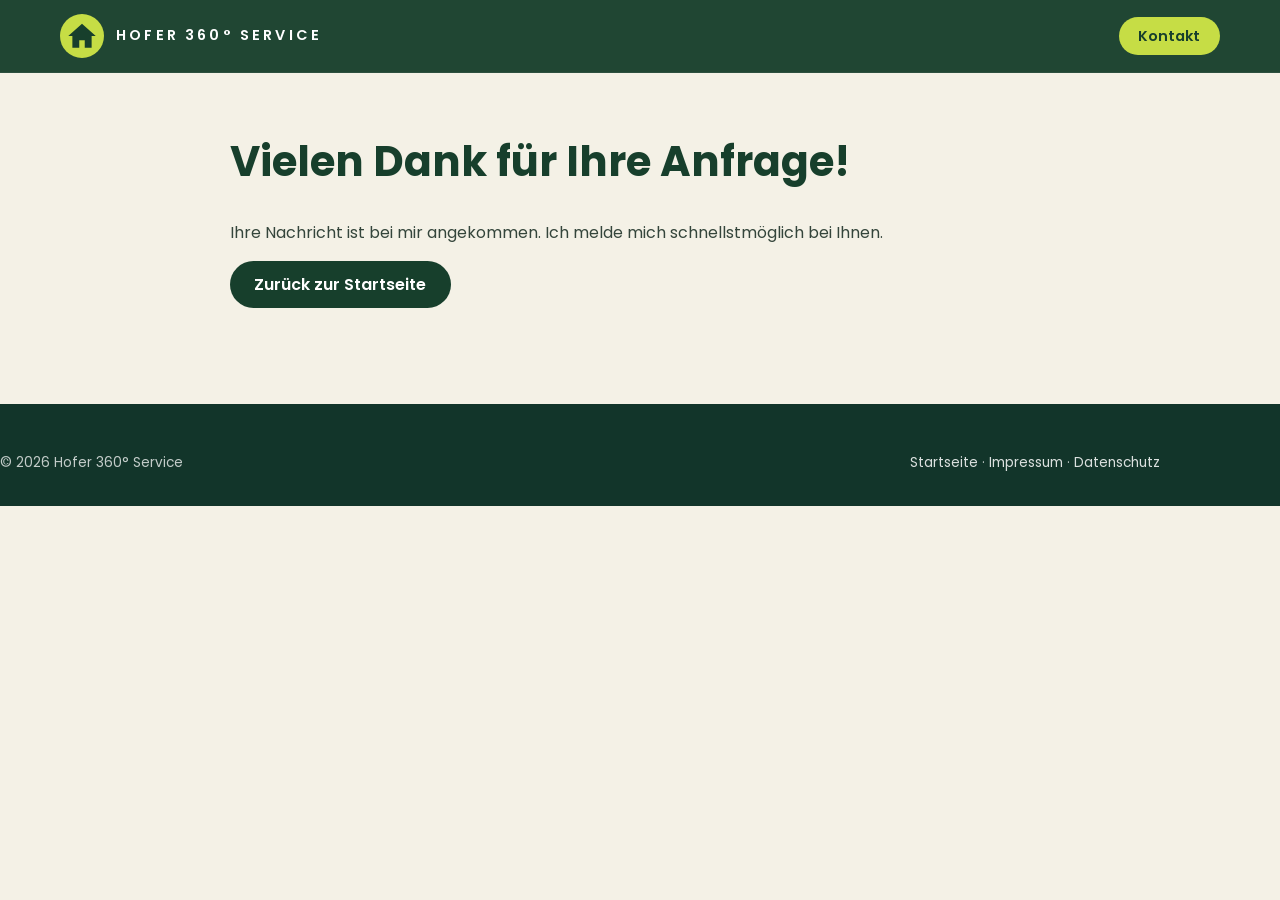
<file: danke.html>
<!DOCTYPE html>
<html lang="de">
<head>
  <meta charset="UTF-8">
  <meta name="viewport" content="width=device-width, initial-scale=1">
  <title>Vielen Dank – Hofer 360° Service</title>
  <meta name="robots" content="noindex, nofollow">
  <meta name="theme-color" content="#173f2c">
  <link rel="icon" href="assets/img/logo.svg" type="image/svg+xml">
  <link rel="stylesheet" href="assets/css/style.css">
</head>
<body>
  <header class="site-header">
    <nav class="container nav" aria-label="Hauptnavigation">
      <a class="brand" href="index.html"><img src="assets/img/logo.svg" alt="" width="44" height="44"><span>Hofer 360° Service</span></a>
      <a class="btn btn-lime" href="index.html#kontakt" style="padding:.6rem 1.1rem;font-size:.9rem">Kontakt</a>
    </nav>
  </header>
  <main class="legal">
    <div class="container">
      <h1>Vielen Dank für Ihre Anfrage!</h1>
      <p>Ihre Nachricht ist bei mir angekommen. Ich melde mich schnellstmöglich bei Ihnen.</p>
      <p><a class="btn btn-green" href="index.html">Zurück zur Startseite</a></p>
    </div>
  </main>
  <footer class="site-footer">
    <div class="container footer-bottom" style="margin:0;border:0;padding:0">
      <span>© 2026 Hofer 360° Service</span>
      <span><a href="index.html">Startseite</a> · <a href="impressum.html">Impressum</a> · <a href="datenschutz.html">Datenschutz</a></span>
    </div>
  </footer>
</body>
</html>
</file>
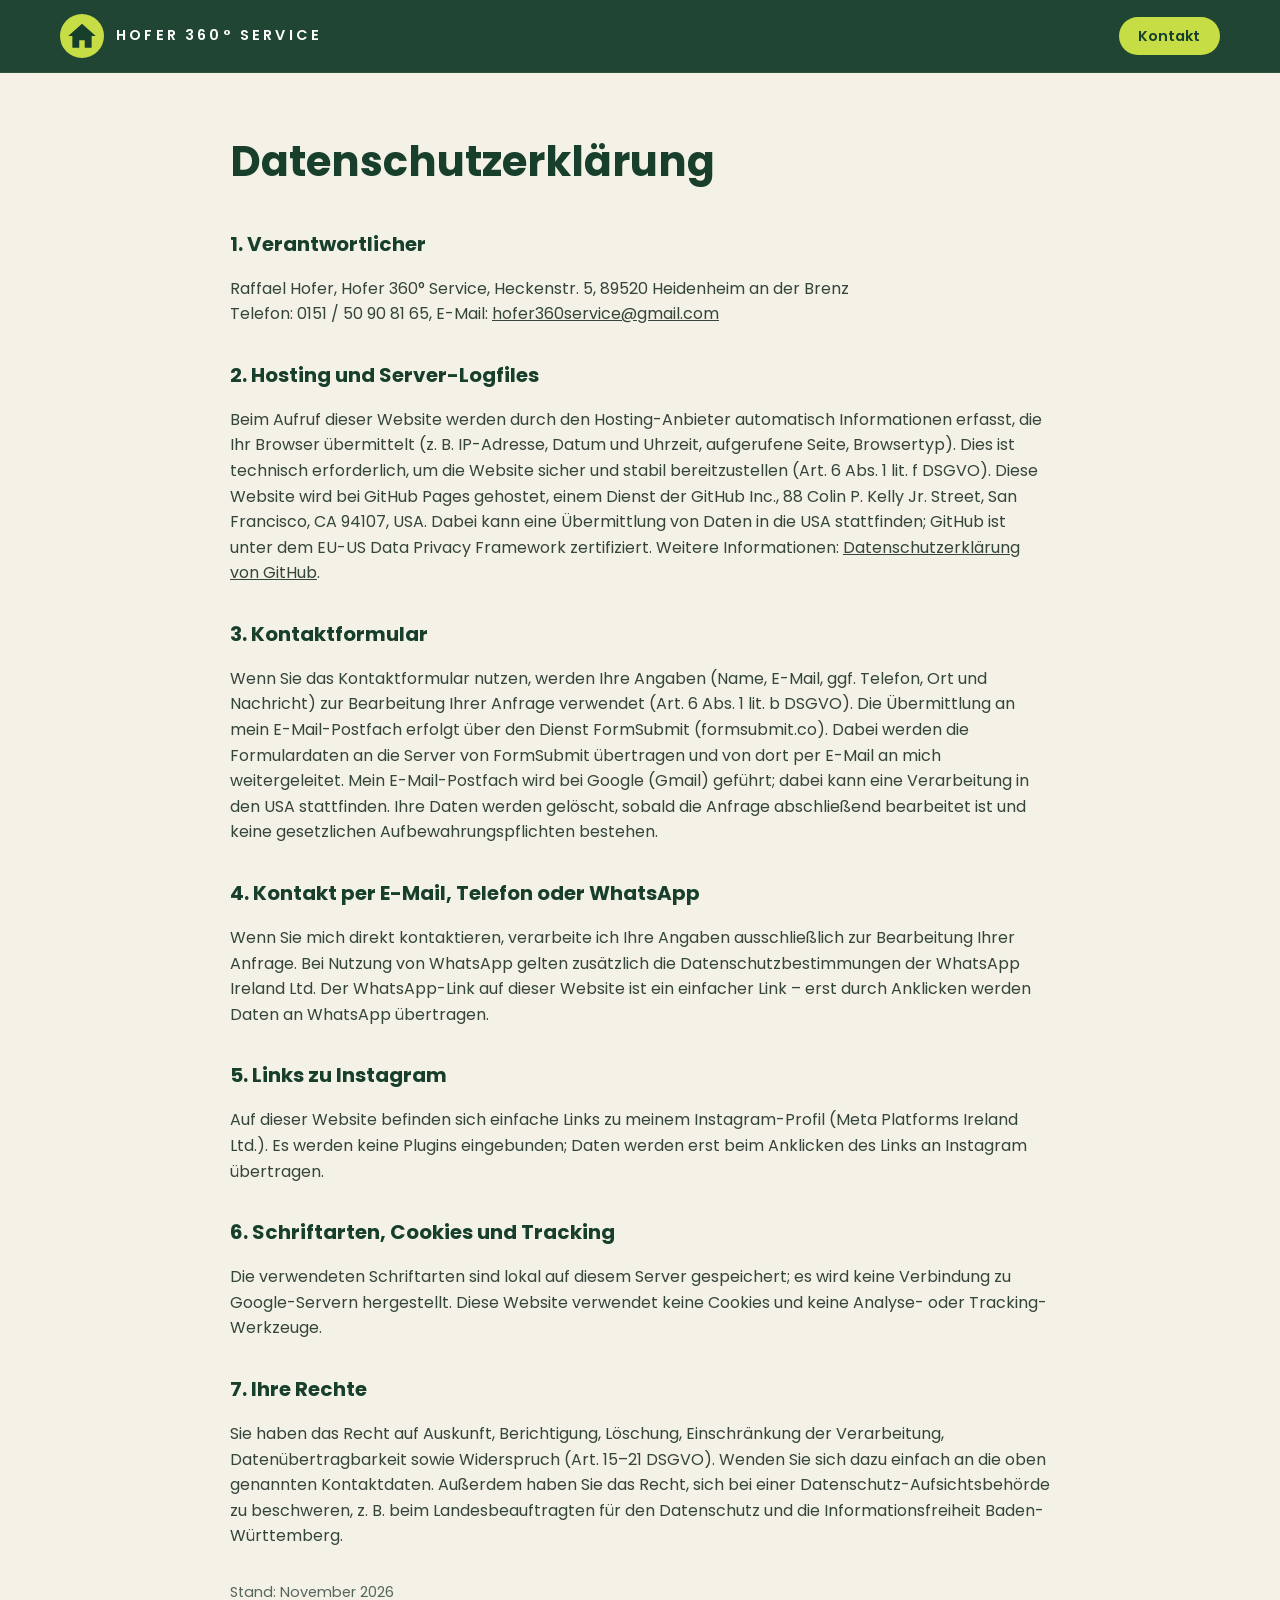
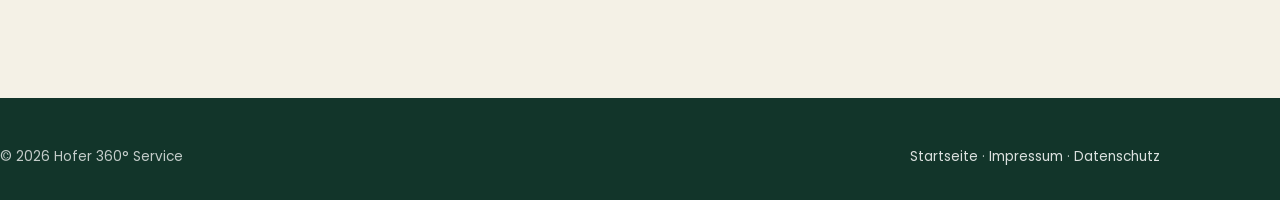
<file: datenschutz.html>
<!DOCTYPE html>
<html lang="de">
<head>
  <meta charset="UTF-8">
  <meta name="viewport" content="width=device-width, initial-scale=1">
  <title>Datenschutzerklärung – Hofer 360° Service</title>
  <meta name="robots" content="noindex, follow">
  <meta name="theme-color" content="#173f2c">
  <link rel="icon" href="assets/img/logo.svg" type="image/svg+xml">
  <link rel="stylesheet" href="assets/css/style.css">
</head>
<body>
  <header class="site-header">
    <nav class="container nav" aria-label="Hauptnavigation">
      <a class="brand" href="index.html"><img src="assets/img/logo.svg" alt="" width="44" height="44"><span>Hofer 360° Service</span></a>
      <a class="btn btn-lime" href="index.html#kontakt" style="padding:.6rem 1.1rem;font-size:.9rem">Kontakt</a>
    </nav>
  </header>
  <main class="legal">
    <div class="container">
      <h1>Datenschutzerklärung</h1>
      <h2>1. Verantwortlicher</h2>
      <p>Raffael Hofer, Hofer 360° Service, Heckenstr. 5, 89520 Heidenheim an der Brenz<br>Telefon: 0151 / 50 90 81 65, E-Mail: <a href="mailto:hofer360service@gmail.com">hofer360service@gmail.com</a></p>

      <h2>2. Hosting und Server-Logfiles</h2>
      <p>Beim Aufruf dieser Website werden durch den Hosting-Anbieter automatisch Informationen erfasst, die Ihr Browser übermittelt (z. B. IP-Adresse, Datum und Uhrzeit, aufgerufene Seite, Browsertyp). Dies ist technisch erforderlich, um die Website sicher und stabil bereitzustellen (Art. 6 Abs. 1 lit. f DSGVO). Diese Website wird bei GitHub Pages gehostet, einem Dienst der GitHub Inc., 88 Colin P. Kelly Jr. Street, San Francisco, CA 94107, USA. Dabei kann eine Übermittlung von Daten in die USA stattfinden; GitHub ist unter dem EU-US Data Privacy Framework zertifiziert. Weitere Informationen: <a href="https://docs.github.com/de/site-policy/privacy-policies/github-general-privacy-statement" target="_blank" rel="noopener">Datenschutzerklärung von GitHub</a>.</p>

      <h2>3. Kontaktformular</h2>
      <p>Wenn Sie das Kontaktformular nutzen, werden Ihre Angaben (Name, E-Mail, ggf. Telefon, Ort und Nachricht) zur Bearbeitung Ihrer Anfrage verwendet (Art. 6 Abs. 1 lit. b DSGVO). Die Übermittlung an mein E-Mail-Postfach erfolgt über den Dienst FormSubmit (formsubmit.co). Dabei werden die Formulardaten an die Server von FormSubmit übertragen und von dort per E-Mail an mich weitergeleitet. Mein E-Mail-Postfach wird bei Google (Gmail) geführt; dabei kann eine Verarbeitung in den USA stattfinden. Ihre Daten werden gelöscht, sobald die Anfrage abschließend bearbeitet ist und keine gesetzlichen Aufbewahrungspflichten bestehen.</p>

      <h2>4. Kontakt per E-Mail, Telefon oder WhatsApp</h2>
      <p>Wenn Sie mich direkt kontaktieren, verarbeite ich Ihre Angaben ausschließlich zur Bearbeitung Ihrer Anfrage. Bei Nutzung von WhatsApp gelten zusätzlich die Datenschutzbestimmungen der WhatsApp Ireland Ltd. Der WhatsApp-Link auf dieser Website ist ein einfacher Link – erst durch Anklicken werden Daten an WhatsApp übertragen.</p>

      <h2>5. Links zu Instagram</h2>
      <p>Auf dieser Website befinden sich einfache Links zu meinem Instagram-Profil (Meta Platforms Ireland Ltd.). Es werden keine Plugins eingebunden; Daten werden erst beim Anklicken des Links an Instagram übertragen.</p>

      <h2>6. Schriftarten, Cookies und Tracking</h2>
      <p>Die verwendeten Schriftarten sind lokal auf diesem Server gespeichert; es wird keine Verbindung zu Google-Servern hergestellt. Diese Website verwendet keine Cookies und keine Analyse- oder Tracking-Werkzeuge.</p>

      <h2>7. Ihre Rechte</h2>
      <p>Sie haben das Recht auf Auskunft, Berichtigung, Löschung, Einschränkung der Verarbeitung, Datenübertragbarkeit sowie Widerspruch (Art. 15–21 DSGVO). Wenden Sie sich dazu einfach an die oben genannten Kontaktdaten. Außerdem haben Sie das Recht, sich bei einer Datenschutz-Aufsichtsbehörde zu beschweren, z. B. beim Landesbeauftragten für den Datenschutz und die Informationsfreiheit Baden-Württemberg.</p>

      <p style="margin-top:2rem;font-size:.9rem;color:#55665c">Stand: November 2026</p>
    </div>
  </main>
  <footer class="site-footer">
    <div class="container footer-bottom" style="margin:0;border:0;padding:0">
      <span>© 2026 Hofer 360° Service</span>
      <span><a href="index.html">Startseite</a> · <a href="impressum.html">Impressum</a> · <a href="datenschutz.html">Datenschutz</a></span>
    </div>
  </footer>
</body>
</html>
</file>
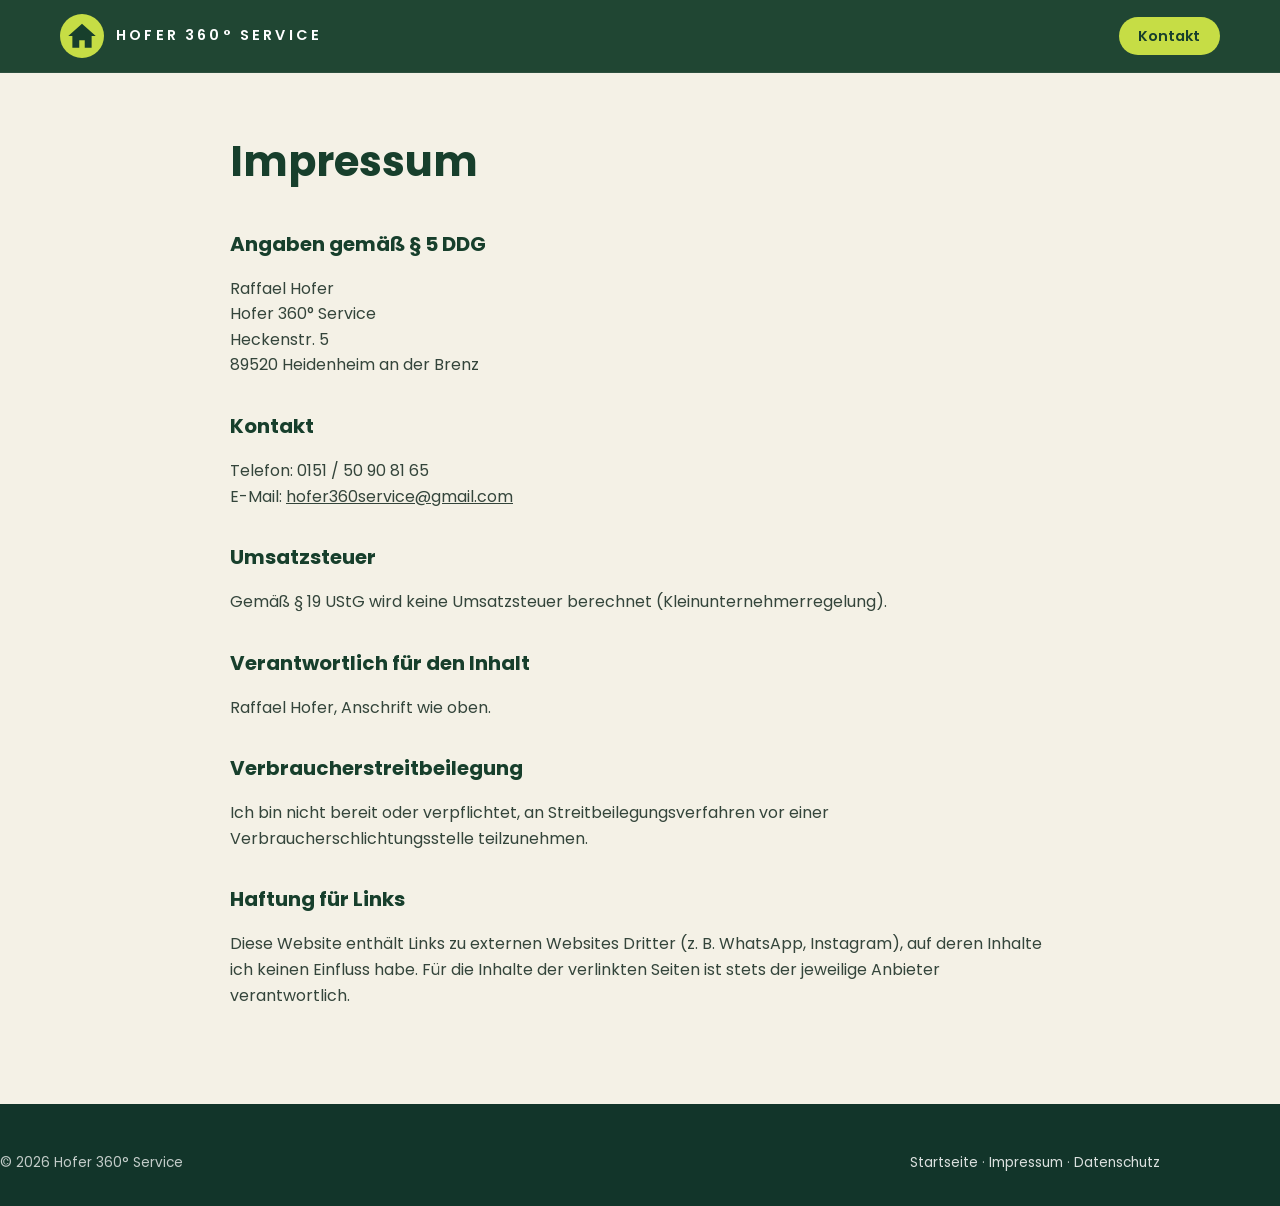
<file: impressum.html>
<!DOCTYPE html>
<html lang="de">
<head>
  <meta charset="UTF-8">
  <meta name="viewport" content="width=device-width, initial-scale=1">
  <title>Impressum – Hofer 360° Service</title>
  <meta name="robots" content="noindex, follow">
  <meta name="theme-color" content="#173f2c">
  <link rel="icon" href="assets/img/logo.svg" type="image/svg+xml">
  <link rel="stylesheet" href="assets/css/style.css">
</head>
<body>
  <header class="site-header">
    <nav class="container nav" aria-label="Hauptnavigation">
      <a class="brand" href="index.html"><img src="assets/img/logo.svg" alt="" width="44" height="44"><span>Hofer 360° Service</span></a>
      <a class="btn btn-lime" href="index.html#kontakt" style="padding:.6rem 1.1rem;font-size:.9rem">Kontakt</a>
    </nav>
  </header>
  <main class="legal">
    <div class="container">
      <h1>Impressum</h1>
      <h2>Angaben gemäß § 5 DDG</h2>
      <p>Raffael Hofer<br>Hofer 360° Service<br>Heckenstr. 5<br>89520 Heidenheim an der Brenz</p>
      <h2>Kontakt</h2>
      <p>Telefon: 0151 / 50 90 81 65<br>E-Mail: <a href="mailto:hofer360service@gmail.com">hofer360service@gmail.com</a></p>
      <h2>Umsatzsteuer</h2>
      <p>Gemäß § 19 UStG wird keine Umsatzsteuer berechnet (Kleinunternehmerregelung).</p>
      <h2>Verantwortlich für den Inhalt</h2>
      <p>Raffael Hofer, Anschrift wie oben.</p>
      <h2>Verbraucherstreitbeilegung</h2>
      <p>Ich bin nicht bereit oder verpflichtet, an Streitbeilegungsverfahren vor einer Verbraucherschlichtungsstelle teilzunehmen.</p>
      <h2>Haftung für Links</h2>
      <p>Diese Website enthält Links zu externen Websites Dritter (z. B. WhatsApp, Instagram), auf deren Inhalte ich keinen Einfluss habe. Für die Inhalte der verlinkten Seiten ist stets der jeweilige Anbieter verantwortlich.</p>
    </div>
  </main>
  <footer class="site-footer">
    <div class="container footer-bottom" style="margin:0;border:0;padding:0">
      <span>© 2026 Hofer 360° Service</span>
      <span><a href="index.html">Startseite</a> · <a href="impressum.html">Impressum</a> · <a href="datenschutz.html">Datenschutz</a></span>
    </div>
  </footer>
</body>
</html>
</file>
<file: assets/css/style.css>
/* ===== Schrift (lokal gehostet, DSGVO-freundlich) ===== */
@font-face { font-family: "Poppins"; font-weight: 400; font-display: swap; src: url("../fonts/poppins-latin-400-normal.woff2") format("woff2"); }
@font-face { font-family: "Poppins"; font-weight: 500; font-display: swap; src: url("../fonts/poppins-latin-500-normal.woff2") format("woff2"); }
@font-face { font-family: "Poppins"; font-weight: 600; font-display: swap; src: url("../fonts/poppins-latin-600-normal.woff2") format("woff2"); }
@font-face { font-family: "Poppins"; font-weight: 700; font-display: swap; src: url("../fonts/poppins-latin-700-normal.woff2") format("woff2"); }
@font-face { font-family: "Poppins"; font-weight: 800; font-display: swap; src: url("../fonts/poppins-latin-800-normal.woff2") format("woff2"); }

/* ===== Farben aus dem Flyer ===== */
:root {
  --green-900: #12352a;
  --green-800: #173f2c;
  --green-700: #1f5138;
  --green-600: #2d6b48;
  --leaf: #3f8a5c;
  --lime: #c6dd45;
  --lime-dark: #a9c22c;
  --cream: #f4f1e6;
  --cream-2: #e6ecc6;
  --ink: #173f2c;
  --muted: #55665c;
  --white: #ffffff;
  --radius: 18px;
  --shadow: 0 10px 30px rgba(18, 53, 42, .14);
  --max: 1160px;
}

*, *::before, *::after { box-sizing: border-box; }
html { scroll-behavior: smooth; scroll-padding-top: 80px; }
body {
  margin: 0;
  font-family: "Poppins", system-ui, -apple-system, "Segoe UI", Roboto, sans-serif;
  color: var(--ink);
  background: var(--cream);
  line-height: 1.6;
  -webkit-font-smoothing: antialiased;
}
img { max-width: 100%; display: block; }
a { color: inherit; }
.container { width: min(var(--max), 100% - 32px); margin-inline: auto; }
.sr-only { position: absolute; width: 1px; height: 1px; overflow: hidden; clip: rect(0 0 0 0); white-space: nowrap; }

/* ===== Buttons ===== */
.btn {
  display: inline-flex; align-items: center; gap: .55rem;
  padding: .85rem 1.4rem; border-radius: 999px;
  font: 600 1rem/1 "Poppins", sans-serif; text-decoration: none;
  border: 2px solid transparent; cursor: pointer;
  transition: transform .15s ease, background .2s ease, color .2s ease;
}
.btn:hover { transform: translateY(-2px); }
.btn svg { width: 20px; height: 20px; flex: none; }
.btn-lime { background: var(--lime); color: var(--green-800); }
.btn-lime:hover { background: #d4e85e; }
.btn-ghost { border-color: rgba(255,255,255,.35); color: var(--white); }
.btn-ghost:hover { border-color: var(--lime); color: var(--lime); }
.btn-green { background: var(--green-800); color: var(--white); }
.btn-green:hover { background: var(--green-700); }

/* ===== Header ===== */
.site-header {
  position: sticky; top: 0; z-index: 50;
  background: rgba(23, 63, 44, .96);
  backdrop-filter: blur(8px);
  border-bottom: 1px solid rgba(255,255,255,.06);
}
.nav { display: flex; align-items: center; justify-content: space-between; height: 72px; }
.brand { display: flex; align-items: center; gap: .75rem; text-decoration: none; color: var(--white); }
.brand img { width: 44px; height: 44px; }
.brand span { font-weight: 600; letter-spacing: .22em; font-size: .9rem; text-transform: uppercase; }
.nav-links { display: flex; align-items: center; gap: 1.6rem; list-style: none; margin: 0; padding: 0; }
.nav-links a { color: rgba(255,255,255,.85); text-decoration: none; font-weight: 500; font-size: .95rem; }
.nav-links a:hover { color: var(--lime); }
.nav-links .btn { padding: .6rem 1.1rem; font-size: .9rem; color: var(--green-800); }
.nav-toggle { display: none; background: none; border: 0; color: var(--white); padding: 8px; cursor: pointer; }
.nav-toggle svg { width: 28px; height: 28px; }

@media (max-width: 860px) {
  .nav-toggle { display: block; }
  .nav-links {
    position: absolute; top: 72px; left: 0; right: 0;
    flex-direction: column; align-items: stretch; gap: 0;
    background: var(--green-800); padding: .5rem 16px 1.2rem;
    display: none; box-shadow: 0 12px 24px rgba(0,0,0,.25);
  }
  .nav-links.open { display: flex; }
  .nav-links li a { display: block; padding: .8rem 0; border-bottom: 1px solid rgba(255,255,255,.08); }
  .nav-links li:last-child a { margin-top: .8rem; border: 0; justify-content: center; }
}

/* ===== Hero ===== */
.hero {
  position: relative; overflow: hidden;
  background: var(--green-800); color: var(--white);
  padding: clamp(3.5rem, 8vw, 6.5rem) 0 clamp(6rem, 12vw, 9rem);
}
.hero-inner { position: relative; z-index: 2; display: grid; grid-template-columns: 1.15fr .85fr; gap: 3rem; align-items: center; }
.hero h1 { font-size: clamp(2.3rem, 6vw, 4.2rem); line-height: 1.08; margin: 0 0 1.2rem; font-weight: 700; }
.hero h1 em { font-style: normal; color: var(--lime); display: block; }
.hero p.lead { font-size: clamp(1.05rem, 2vw, 1.3rem); color: rgba(255,255,255,.88); max-width: 34ch; margin: 0 0 1.2rem; }
.location { display: flex; align-items: center; gap: .5rem; color: var(--lime); font-weight: 500; margin-bottom: 2rem; }
.location svg { width: 22px; height: 22px; flex: none; }
.hero-cta { display: flex; flex-wrap: wrap; gap: .8rem; }
.hero-photo {
  position: relative; border-radius: 28px; overflow: hidden;
  aspect-ratio: 4 / 5; box-shadow: 0 25px 60px rgba(0,0,0,.35);
  border: 6px solid rgba(198, 221, 69, .9);
}
.hero-photo img { width: 100%; height: 100%; object-fit: cover; }
.hero-badge {
  position: absolute; left: 16px; bottom: 16px;
  background: var(--white); color: var(--green-800);
  border-radius: 14px; padding: .65rem .9rem; font-weight: 600; font-size: .9rem;
  display: flex; align-items: center; gap: .5rem; box-shadow: var(--shadow);
}
.hero-badge b { color: var(--leaf); }
.leaf-deco { position: absolute; z-index: 1; pointer-events: none; }
.leaf-deco.tr { top: -40px; right: -60px; width: 420px; opacity: .55; }
.leaf-deco.bl { bottom: 40px; left: -80px; width: 260px; opacity: .35; transform: rotate(160deg); }
.wave { position: absolute; left: 0; right: 0; bottom: -1px; z-index: 3; width: 100%; height: clamp(50px, 8vw, 110px); }

@media (max-width: 860px) {
  .hero-inner { grid-template-columns: 1fr; }
  .hero-photo { max-width: 420px; aspect-ratio: 4 / 4; }
  .leaf-deco.tr { width: 260px; right: -110px; }
}

/* ===== Sections ===== */
section { padding: clamp(3.5rem, 7vw, 5.5rem) 0; }
.eyebrow { text-transform: uppercase; letter-spacing: .2em; font-size: .8rem; font-weight: 600; color: var(--leaf); margin: 0 0 .5rem; }
.section-title { font-size: clamp(1.9rem, 4vw, 2.7rem); line-height: 1.15; margin: 0 0 .8rem; font-weight: 700; }
.section-title::after { content: ""; display: block; width: 90px; height: 7px; border-radius: 99px; background: var(--lime); margin-top: 1rem; }
.section-intro { color: var(--muted); max-width: 60ch; margin: 0 0 2.5rem; font-size: 1.05rem; }

/* Leistungen */
.services-grid { display: grid; grid-template-columns: repeat(auto-fill, minmax(250px, 1fr)); gap: 1.1rem; }
.service {
  background: var(--white); border-radius: var(--radius); padding: 1.5rem;
  box-shadow: 0 2px 0 rgba(23,63,44,.06); border: 1px solid rgba(23,63,44,.07);
  transition: transform .2s ease, box-shadow .2s ease;
}
.service:hover { transform: translateY(-4px); box-shadow: var(--shadow); }
.service .icon {
  width: 52px; height: 52px; border-radius: 50%; background: var(--green-800); color: var(--lime);
  display: grid; place-items: center; margin-bottom: 1rem;
}
.service .icon svg { width: 26px; height: 26px; }
.service h3 { margin: 0 0 .35rem; font-size: 1.12rem; }
.service p { margin: 0; color: var(--muted); font-size: .95rem; }

/* Vorteile */
.benefits { background: var(--cream-2); padding: 2.5rem 0; }
.benefits-grid { display: grid; grid-template-columns: repeat(4, 1fr); }
.benefit { padding: .5rem 1.5rem; border-left: 1px solid rgba(23,63,44,.15); }
.benefit:first-child { border-left: 0; padding-left: 0; }
.benefit h3 { margin: 0 0 .3rem; font-size: 1.05rem; }
.benefit p { margin: 0; color: var(--muted); font-size: .92rem; }
@media (max-width: 860px) {
  .benefits-grid { grid-template-columns: 1fr 1fr; gap: 1.5rem 0; }
  .benefit:nth-child(odd) { border-left: 0; padding-left: 0; }
}
@media (max-width: 480px) {
  .benefits-grid { grid-template-columns: 1fr; }
  .benefit { border-left: 0; padding-left: 0; }
}

/* Referenzen / Galerie */
.gallery { display: grid; grid-template-columns: repeat(auto-fill, minmax(250px, 1fr)); align-items: start; gap: 1.2rem; }
.gallery figure { margin: 0; position: relative; border-radius: var(--radius); overflow: hidden; background: var(--green-800); cursor: zoom-in; aspect-ratio: 3 / 4; }
.gallery img { width: 100%; height: 100%; object-fit: cover; transition: transform .5s ease; }
.gallery figure:hover img { transform: scale(1.05); }
.gallery figcaption {
  position: absolute; inset: auto 0 0 0; padding: 2.5rem 1rem 1rem;
  background: linear-gradient(transparent, rgba(18,53,42,.92)); color: var(--white);
  font-weight: 600; font-size: .98rem;
}
.gallery figcaption small { display: block; font-weight: 400; color: var(--lime); font-size: .82rem; }
.gallery-note { margin-top: 1.5rem; color: var(--muted); font-size: .95rem; }

/* Vorher/Nachher-Regler */
.gallery .ba, .gallery .single { margin: 0; }
.gallery figure.ba { aspect-ratio: auto; background: none; cursor: default; overflow: visible; }
.gallery figure.ba img { transition: none; }
.gallery figure.ba:hover img { transform: none; }
.ba-frame { position: relative; aspect-ratio: 3 / 4; border-radius: var(--radius); overflow: hidden; background: var(--green-800); user-select: none; }
.ba-frame img { position: absolute; inset: 0; width: 100%; height: 100%; object-fit: cover; pointer-events: none; }
.ba-frame .ba-before { clip-path: inset(0 calc(100% - var(--pos)) 0 0); }
.ba-handle { position: absolute; top: 0; bottom: 0; left: var(--pos); width: 3px; margin-left: -1.5px; background: var(--white); pointer-events: none; box-shadow: 0 0 8px rgba(0,0,0,.35); }
.ba-handle::after { content: "‹ ›"; position: absolute; top: 50%; left: 50%; transform: translate(-50%,-50%); width: 46px; height: 46px; border-radius: 50%; background: var(--lime); color: var(--green-800); display: grid; place-items: center; font-weight: 800; font-size: 1.1rem; box-shadow: 0 4px 14px rgba(0,0,0,.3); }
.ba-frame input { position: absolute; inset: 0; width: 100%; height: 100%; margin: 0; opacity: 0; cursor: ew-resize; touch-action: pan-y; }
.ba-tag { position: absolute; top: 12px; padding: .25rem .7rem; border-radius: 99px; font-size: .78rem; font-weight: 600; background: rgba(18,53,42,.82); color: var(--white); pointer-events: none; }
.ba-tag.l { left: 12px; } .ba-tag.r { right: 12px; background: var(--lime); color: var(--green-800); }
.gallery figure.ba figcaption { position: static; background: none; color: var(--ink); padding: .8rem .2rem 0; }
.gallery figure.ba figcaption small { color: var(--muted); }

/* Lightbox */
.lightbox { position: fixed; inset: 0; z-index: 100; background: rgba(10, 30, 22, .92); display: none; place-items: center; padding: 16px; }
.lightbox.open { display: grid; }
.lightbox img { max-height: 88vh; width: auto; border-radius: 12px; }
.lightbox button { position: absolute; top: 14px; right: 14px; background: var(--lime); border: 0; border-radius: 50%; width: 44px; height: 44px; font-size: 1.5rem; cursor: pointer; color: var(--green-800); }

/* Bewertungen */
.reviews { padding-top: 0; }
.rating-summary { display: inline-flex; align-items: center; gap: 1rem; background: var(--white); border-radius: var(--radius); padding: 1rem 1.4rem; margin-bottom: 1.8rem; border: 1px solid rgba(23,63,44,.08); }
.rating-summary b { font-size: 1.8rem; line-height: 1; margin-right: .4rem; }
.rating-summary > div { display: flex; flex-wrap: wrap; align-items: center; }
.rating-summary small { flex-basis: 100%; color: var(--muted); }
.g-logo { width: 46px; height: 46px; border-radius: 50%; display: grid; place-items: center; font-weight: 800; font-size: 1.4rem; color: #fff; background: conic-gradient(#ea4335 0 25%, #fbbc05 0 50%, #34a853 0 75%, #4285f4 0); }
.stars { display: inline-flex; gap: 2px; color: #f5b400; }
.stars svg { width: 20px; height: 20px; }
.reviews-grid { display: grid; grid-template-columns: repeat(auto-fit, minmax(260px, 1fr)); gap: 1.1rem; }
.review { background: var(--white); border-radius: var(--radius); padding: 1.5rem; border: 1px solid rgba(23,63,44,.07); display: flex; flex-direction: column; gap: .8rem; }
.review p { margin: 0; flex: 1; }
.review p.muted { color: var(--muted); font-style: italic; }
.review footer { display: flex; align-items: center; gap: .7rem; }
.review footer small { display: block; color: var(--muted); font-size: .8rem; }
.avatar { width: 40px; height: 40px; border-radius: 50%; background: var(--green-800); color: var(--lime); display: grid; place-items: center; font-weight: 700; }
.reviews-cta { display: flex; flex-wrap: wrap; gap: .8rem; margin-top: 1.8rem; }
.btn-outline { border-color: var(--green-800); color: var(--green-800); }
.btn-outline:hover { background: var(--green-800); color: var(--white); }

/* Über mich */
.about { background: var(--green-800); color: var(--white); position: relative; overflow: hidden; }
.about .eyebrow { color: var(--lime); }
.about-grid { display: grid; grid-template-columns: 1fr 1fr; gap: 3rem; align-items: center; }
.about p { color: rgba(255,255,255,.85); }
.about-list { list-style: none; padding: 0; margin: 1.5rem 0 0; display: grid; gap: .7rem; }
.about-list li { display: flex; gap: .7rem; align-items: flex-start; }
.check { flex: none; width: 28px; height: 28px; border-radius: 50%; background: var(--lime); color: var(--green-800); display: grid; place-items: center; }
.check svg { width: 16px; height: 16px; }
.stats { display: grid; grid-template-columns: 1fr 1fr; gap: 1rem; }
.stat { background: rgba(255,255,255,.06); border: 1px solid rgba(255,255,255,.1); border-radius: var(--radius); padding: 1.5rem; }
.stat b { display: block; font-size: 2.2rem; color: var(--lime); line-height: 1.1; }
.stat span { color: rgba(255,255,255,.8); font-size: .95rem; }
@media (max-width: 860px) { .about-grid { grid-template-columns: 1fr; } }

/* Kontakt */
.contact-grid { display: grid; grid-template-columns: .9fr 1.1fr; gap: 2.5rem; align-items: start; }
.contact-cards { display: grid; gap: .9rem; }
.contact-card {
  display: flex; align-items: center; gap: 1rem; padding: 1.1rem 1.2rem;
  background: var(--white); border-radius: var(--radius); text-decoration: none;
  border: 1px solid rgba(23,63,44,.08); transition: transform .15s ease, box-shadow .2s ease;
}
a.contact-card:hover { transform: translateY(-2px); box-shadow: var(--shadow); }
.contact-card .ci { width: 50px; height: 50px; border-radius: 50%; display: grid; place-items: center; flex: none; background: var(--lime); color: var(--green-800); }
.contact-card .ci svg { width: 24px; height: 24px; }
.contact-card .ci.wa { background: #25d366; color: #fff; }
.contact-card .ci.ig { background: linear-gradient(45deg, #f9ce34, #ee2a7b, #6228d7); color: #fff; }
.contact-card small { display: block; color: var(--muted); font-size: .82rem; }
.contact-card strong { font-size: 1.05rem; word-break: break-word; }

.form { background: var(--white); border-radius: 24px; padding: clamp(1.4rem, 3vw, 2.2rem); box-shadow: var(--shadow); }
.form h3 { margin: 0 0 1.2rem; font-size: 1.35rem; }
.form-row { display: grid; grid-template-columns: 1fr 1fr; gap: 1rem; }
@media (max-width: 560px) { .form-row { grid-template-columns: 1fr; } }
.field { display: grid; gap: .35rem; margin-bottom: 1rem; }
.field label { font-weight: 600; font-size: .9rem; }
.field input, .field select, .field textarea {
  font: inherit; font-size: 1rem; color: var(--ink);
  padding: .8rem 1rem; border-radius: 12px; border: 1.5px solid #d6dccf; background: #fbfbf7;
  transition: border-color .15s ease, box-shadow .15s ease; width: 100%;
}
.field textarea { min-height: 140px; resize: vertical; }
.field input:focus, .field select:focus, .field textarea:focus { outline: none; border-color: var(--leaf); box-shadow: 0 0 0 4px rgba(63,138,92,.15); }
.consent { display: flex; gap: .6rem; align-items: flex-start; font-size: .88rem; color: var(--muted); margin: .3rem 0 1.2rem; }
.consent input { margin-top: .3rem; width: 18px; height: 18px; accent-color: var(--green-800); flex: none; }
.form .btn { width: 100%; justify-content: center; padding: 1rem; }
.form-status { margin-top: 1rem; padding: .9rem 1rem; border-radius: 12px; font-weight: 500; display: none; }
.form-status.ok { display: block; background: #e5f3d0; color: #2c5a17; }
.form-status.err { display: block; background: #fde3e0; color: #8a2216; }
.hp { position: absolute; left: -9999px; }
@media (max-width: 860px) { .contact-grid { grid-template-columns: 1fr; } }

/* Footer */
.site-footer { background: var(--green-900); color: rgba(255,255,255,.75); padding: 3rem 0 2rem; font-size: .95rem; }
.footer-grid { display: grid; grid-template-columns: 1.4fr 1fr 1fr; gap: 2rem; }
.site-footer h4 { color: var(--lime); text-transform: uppercase; letter-spacing: .18em; font-size: .78rem; margin: 0 0 1rem; }
.site-footer a { color: rgba(255,255,255,.85); text-decoration: none; }
.site-footer a:hover { color: var(--lime); }
.site-footer ul { list-style: none; padding: 0; margin: 0; display: grid; gap: .45rem; }
.socials { display: flex; gap: .6rem; margin-top: 1rem; }
.socials a { width: 42px; height: 42px; border-radius: 50%; background: rgba(255,255,255,.08); display: grid; place-items: center; }
.socials a:hover { background: var(--lime); color: var(--green-800); }
.socials svg { width: 20px; height: 20px; }
.footer-bottom { margin-top: 2.5rem; padding-top: 1.5rem; border-top: 1px solid rgba(255,255,255,.1); display: flex; flex-wrap: wrap; gap: 1rem; justify-content: space-between; font-size: .85rem; }
@media (max-width: 760px) { .footer-grid { grid-template-columns: 1fr; } }

/* Schwebender WhatsApp-Button */
.wa-float {
  position: fixed; right: 18px; bottom: 18px; z-index: 60;
  width: 60px; height: 60px; border-radius: 50%; background: #25d366; color: #fff;
  display: grid; place-items: center; box-shadow: 0 8px 24px rgba(0,0,0,.25);
  transition: transform .2s ease;
}
.wa-float:hover { transform: scale(1.08); }
.wa-float svg { width: 32px; height: 32px; }

/* Rechtstexte */
.legal { padding: 3.5rem 0 5rem; }
.legal .container { max-width: 820px; }
.legal h1 { font-size: clamp(2rem, 4vw, 2.6rem); margin: 0 0 1.5rem; }
.legal h2 { font-size: 1.25rem; margin: 2rem 0 .5rem; }
.legal p, .legal li { color: #34453b; }
.legal .todo { background: #fff6c8; padding: .1rem .35rem; border-radius: 4px; }

@media (prefers-reduced-motion: reduce) {
  * { transition: none !important; scroll-behavior: auto !important; }
}
</file>
